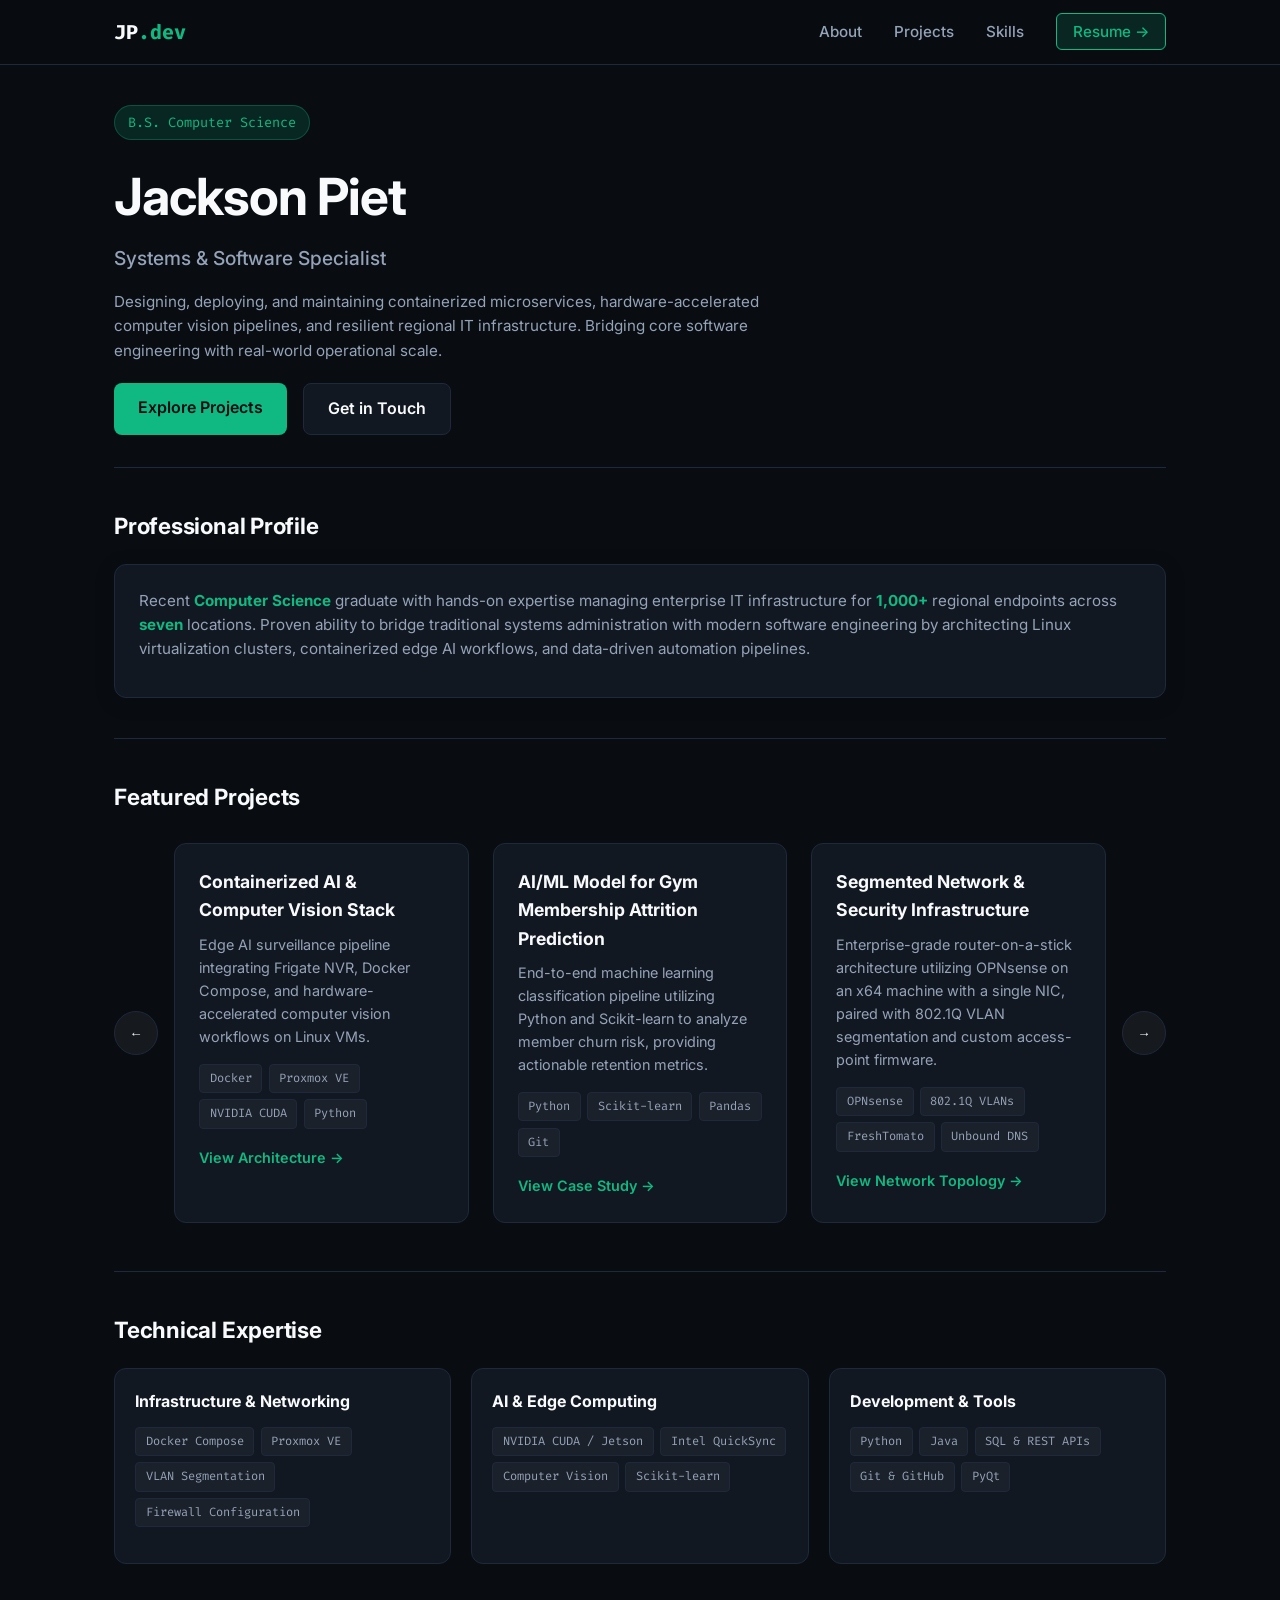
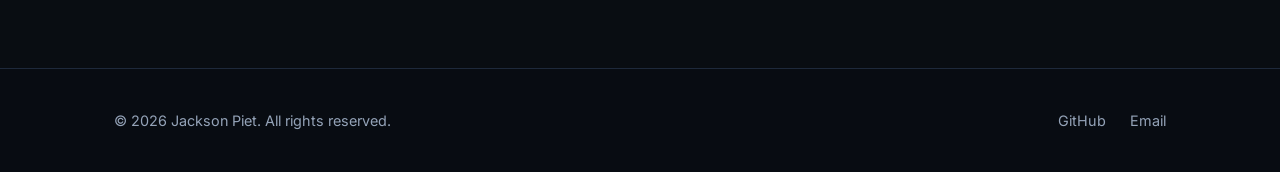
<file: index.html>
<!DOCTYPE html>
<html lang="en">
<head>
  <meta charset="UTF-8">
  <meta name="viewport" content="width=device-width, initial-scale=1.0">
  <title>Jackson Piet | Systems & Software Specialist</title>
  <link rel="stylesheet" href="styles.css">
  <link rel="preconnect" href="https://fonts.googleapis.com">
  <link rel="preconnect" href="https://fonts.gstatic.com" crossorigin>
  <link href="https://fonts.googleapis.com/css2?family=Inter:wght@300;400;500;600;700&family=Fira+Code:wght@400;500&display=swap" rel="stylesheet">
</head>
<body>

  <!-- Navigation Bar -->
  <nav class="navbar" aria-label="Main Navigation">
    <div class="nav-container">
      <a href="index.html" class="nav-logo">JP<span>.dev</span></a>
      <ul class="nav-links">
        <li><a href="#about">About</a></li>
        <li><a href="#projects">Projects</a></li>
        <li><a href="#skills">Skills</a></li>
        <li><a href="JacksonPiet_Resume.pdf" target="_blank" class="nav-resume-btn">Resume &rarr;</a></li>
      </ul>
    </div>
  </nav>

  <!-- Hero Section -->
  <header class="hero">
    <div class="container hero-content">
      <div class="hero-badge">B.S. Computer Science</div>
      <h1>Jackson Piet</h1>
      <p class="hero-subtitle">Systems & Software Specialist</p>
      <p class="hero-description">
        Designing, deploying, and maintaining containerized microservices, hardware-accelerated computer vision pipelines, and resilient regional IT infrastructure. Bridging core software engineering with real-world operational scale.
      </p>
      <div class="hero-cta">
        <a href="#projects" class="btn btn-primary">Explore Projects</a>
        <a href="mailto:jacksonpiet13@gmail.com" class="btn btn-secondary">Get in Touch</a>
      </div>
    </div>
  </header>

  <main class="container">

    <!-- About Section -->
    <section id="about" class="section">
      <h2 class="section-title">Professional Profile</h2>
      <div class="about-card">
        <p>Recent <strong style="color: #10b981;">Computer Science</strong> graduate with hands-on expertise managing enterprise IT infrastructure for <strong style="color: #10b981;">1,000+</strong> regional endpoints across <strong style="color: #10b981;">seven</strong> locations. Proven ability to bridge traditional systems administration with modern software engineering by architecting Linux virtualization clusters, containerized edge AI workflows, and data-driven automation pipelines.</p>
      </div>
    </section>

    <!-- Projects Grid Section -->
    <section id="projects" class="section">
      <h2 class="section-title">Featured Projects</h2>
      
      <div class="carousel-container">
        <!-- Left Arrow Button -->
        <button class="carousel-btn" id="prevBtn" aria-label="Previous Project">&larr;</button>

        <div class="carousel-viewport">
          <div class="project-grid horizontal-scroll" id="projectGrid">

            <!-- Project 1: Frigate NVR -->
            <article class="project-card">
              <div class="project-content">
                <h3>Containerized AI & Computer Vision Stack</h3>
                <p>Edge AI surveillance pipeline integrating Frigate NVR, Docker Compose, and hardware-accelerated computer vision workflows on Linux VMs.</p>
                <div class="badge-grid">
                  <span class="badge">Docker</span>
                  <span class="badge">Proxmox VE</span>
                  <span class="badge">NVIDIA CUDA</span>
                  <span class="badge">Python</span>
                </div>
                <a href="frigate.html" class="project-link">View Architecture &rarr;</a>
              </div>
            </article>

            <!-- Project 2: Gym Membership Attrition Prediction Model -->
            <article class="project-card">
              <div class="project-content">
                <h3>AI/ML Model for Gym Membership Attrition Prediction</h3>
                <p>End-to-end machine learning classification pipeline utilizing Python and Scikit-learn to analyze member churn risk, providing actionable retention metrics.</p>
                <div class="badge-grid">
                  <span class="badge">Python</span>
                  <span class="badge">Scikit-learn</span>
                  <span class="badge">Pandas</span>
                  <span class="badge">Git</span>
                </div>
                <a href="gym_attrition_model.html" class="project-link">View Case Study &rarr;</a>
              </div>
            </article>

            <!-- Project 3: Network Stack -->
            <article class="project-card">
              <div class="project-content">
                <h3>Segmented Network & Security Infrastructure</h3>
                <p>Enterprise-grade router-on-a-stick architecture utilizing OPNsense on an x64 machine with a single NIC, paired with 802.1Q VLAN segmentation and custom access-point firmware.</p>
                <div class="badge-grid">
                  <span class="badge">OPNsense</span>
                  <span class="badge">802.1Q VLANs</span>
                  <span class="badge">FreshTomato</span>
                  <span class="badge">Unbound DNS</span>
                </div>
                <a href="network.html" class="project-link">View Network Topology &rarr;</a>
              </div>
            </article>
            
            <!-- Project 4: Automated Media Stack -->
            <article class="project-card">
              <div class="project-content">
                <h3>Automated Media Pipeline</h3>
                <p>Resilient, event-driven media processing stack hosted on isolated Proxmox LXC containers backed by an OpenMediaVault NFS storage pool.</p>
                <div class="badge-grid">
                  <span class="badge">LXC</span>
                  <span class="badge">OpenMediaVault</span>
                  <span class="badge">NFS</span>
                  <span class="badge">Intel QuickSync</span>
                </div>
                <a href="jellyfin.html" class="project-link">View Pipeline &rarr;</a>
              </div>
            </article>

          </div>
        </div>

        <!-- Right Arrow Button -->
        <button class="carousel-btn" id="nextBtn" aria-label="Next Project">&rarr;</button>
      </div>
    </section>

    <!-- Skills Section -->
    <section id="skills" class="section">
      <h2 class="section-title">Technical Expertise</h2>
      <div class="skills-container">
        <div class="skill-category">
          <h4>Infrastructure & Networking</h4>
          <div class="badge-grid">
            <a href="frigate.html" class="badge">Docker Compose</a>
            <a href="jellyfin.html" class="badge">Proxmox VE</a>
            <a href="network.html" class="badge">VLAN Segmentation</a>
            <a href="network.html" class="badge">Firewall Configuration</a>
          </div>
        </div>
        <div class="skill-category">
          <h4>AI & Edge Computing</h4>
          <div class="badge-grid">
            <a href="frigate.html" class="badge">NVIDIA CUDA / Jetson</a>
            <a href="jellyfin.html" class="badge">Intel QuickSync</a>
            <a href="frigate.html" class="badge">Computer Vision</a>
            <a href="gym_attrition_model.html" class="badge">Scikit-learn</a>
          </div>
        </div>
        <div class="skill-category">
          <h4>Development & Tools</h4>
          <div class="badge-grid">
            <a href="gym_attrition_model.html" class="badge">Python</a>
            <a href="index.html#projects" class="badge">Java</a>
            <a href="jellyfin.html" class="badge">SQL & REST APIs</a>
            <a href="gym_attrition_model.html" class="badge">Git & GitHub</a>
            <a href="index.html#projects" class="badge">PyQt</a>
          </div>
        </div>
      </div>
    </section>

  </main>

  <!-- Footer -->
  <footer class="footer">
    <div class="container footer-content">
      <p>&copy; 2026 Jackson Piet. All rights reserved.</p>
      <div class="social-links">
        <a href="https://github.com/jaxnReyes" target="_blank" rel="noopener">GitHub</a>
        <a href="mailto:jacksonpiet13@gmail.com">Email</a>
      </div>
    </div>
  </footer>

  <script>
    document.addEventListener('DOMContentLoaded', () => {
        const grid = document.getElementById('projectGrid');
        const prevBtn = document.getElementById('prevBtn');
        const nextBtn = document.getElementById('nextBtn');

        if (!grid || !prevBtn || !nextBtn) return;

        const getCardWidth = () => {
            const card = grid.querySelector('.project-card');
            if (!card) return 350;
            const style = window.getComputedStyle(grid);
            const gap = parseFloat(style.gap) || 24;
            return card.offsetWidth + gap;
        };

        let isScrolling = false;

        nextBtn.addEventListener('click', () => {
            if (isScrolling) return;
            isScrolling = true;
            const cardWidth = getCardWidth();

            // Smooth scroll right by one card
            grid.scrollBy({ left: cardWidth, behavior: 'smooth' });

            // After animation completes, seamlessly move the first card to the end
            setTimeout(() => {
                grid.style.scrollBehavior = 'auto';
                grid.appendChild(grid.firstElementChild);
                grid.scrollLeft -= cardWidth;
                grid.style.scrollBehavior = 'smooth';
                isScrolling = false;
            }, 300);
        });

        prevBtn.addEventListener('click', () => {
            if (isScrolling) return;
            isScrolling = true;
            const cardWidth = getCardWidth();

            // Instantly move the last card to the front and shift scroll position
            grid.style.scrollBehavior = 'auto';
            grid.insertBefore(grid.lastElementChild, grid.firstElementChild);
            grid.scrollLeft += cardWidth;
            grid.style.scrollBehavior = 'smooth';

            // Smooth scroll left back by one card width
            grid.scrollBy({ left: -cardWidth, behavior: 'smooth' });

            setTimeout(() => {
                isScrolling = false;
            }, 300);
        });
    });
  </script>

</body>
</html>
</file>
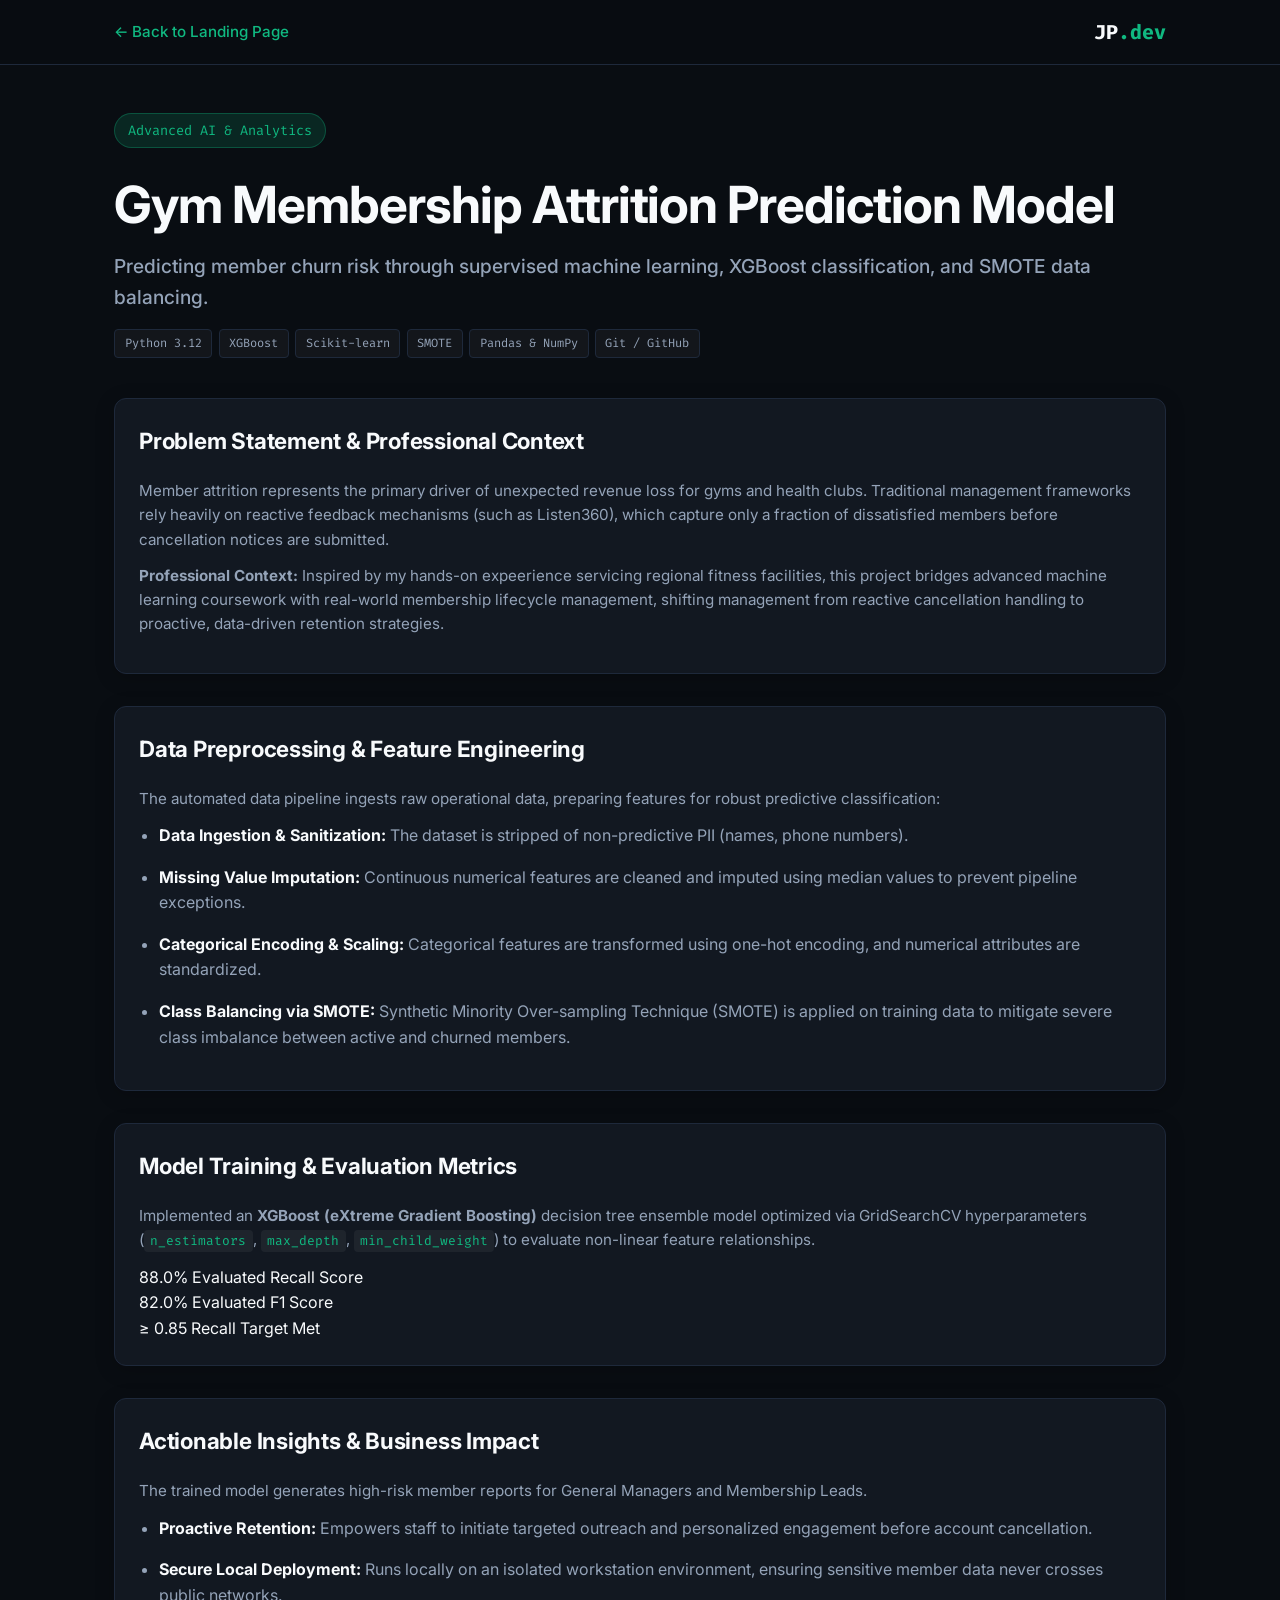
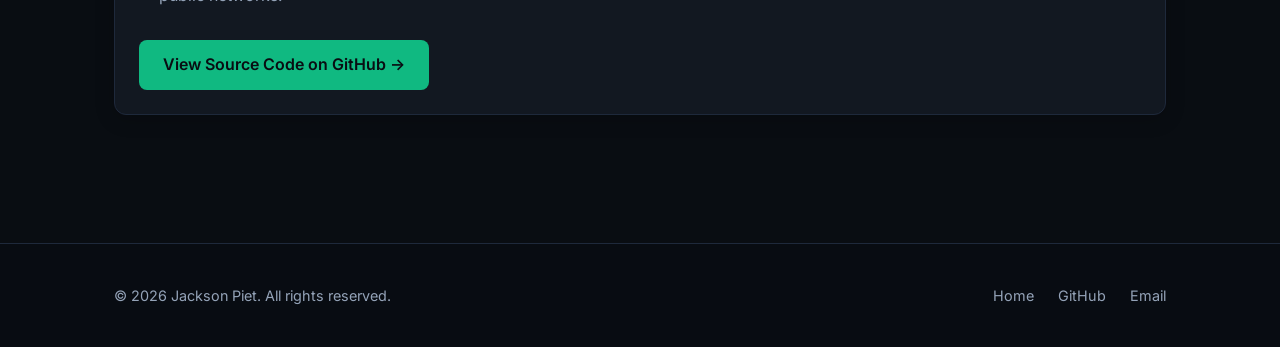
<file: gym_attrition_model.html>
<!DOCTYPE html>
<html lang="en">
<head>
  <meta charset="UTF-8">
  <meta name="viewport" content="width=device-width, initial-scale=1.0">
  <title>Gym Membership Attrition Prediction Model | Jackson Piet</title>
  <link rel="stylesheet" href="styles.css">
  <link rel="preconnect" href="https://fonts.googleapis.com">
  <link rel="preconnect" href="https://fonts.gstatic.com" crossorigin>
  <link href="https://fonts.googleapis.com/css2?family=Inter:wght@300;400;500;600;700&family=Fira+Code:wght@400;500&display=swap" rel="stylesheet">
</head>
<body>

  <!-- Navigation -->
  <nav class="navbar" aria-label="Subpage Navigation">
    <div class="nav-container">
      <a href="index.html" class="back-link">&larr; Back to Landing Page</a>
      <span class="nav-logo">JP<span>.dev</span></span>
    </div>
  </nav>

  <!-- Project Header -->
  <header class="project-header">
    <div class="container">
      <span class="project-category">Advanced AI &amp; Analytics</span>
      <h1>Gym Membership Attrition Prediction Model</h1>
      <p class="hero-subtitle">Predicting member churn risk through supervised machine learning, XGBoost classification, and SMOTE data balancing.</p>
      
      <div class="badge-grid">
        <span class="badge">Python 3.12</span>
        <span class="badge">XGBoost</span>
        <span class="badge">Scikit-learn</span>
        <span class="badge">SMOTE</span>
        <span class="badge">Pandas &amp; NumPy</span>
        <span class="badge">Git / GitHub</span>
      </div>
    </div>
  </header>

  <main class="container project-detail-container">

    <!-- Problem Statement Card -->
    <section class="section-card">
      <div class="section-title">
        <span>Problem Statement &amp; Professional Context</span>
      </div>
      <p>
        Member attrition represents the primary driver of unexpected revenue loss for gyms and health clubs. Traditional management frameworks rely heavily on reactive feedback mechanisms (such as Listen360), which capture only a fraction of dissatisfied members before cancellation notices are submitted.
      </p>
      <p class="professional-tiein">
        <strong>Professional Context:</strong> Inspired by my hands-on expeerience servicing regional fitness facilities, this project bridges advanced machine learning coursework with real-world membership lifecycle management, shifting management from reactive cancellation handling to proactive, data-driven retention strategies.
      </p>
    </section>

    <!-- Data Pipeline & Engineering -->
    <section class="section-card">
      <div class="section-title">
        <span>Data Preprocessing &amp; Feature Engineering</span>
      </div>
      <p>
        The automated data pipeline ingests raw operational data, preparing features for robust predictive classification:
      </p>
      <ul class="feature-list">
        <li><strong>Data Ingestion &amp; Sanitization:</strong> The dataset is stripped of non-predictive PII (names, phone numbers).</li>
        <li><strong>Missing Value Imputation:</strong> Continuous numerical features are cleaned and imputed using median values to prevent pipeline exceptions.</li>
        <li><strong>Categorical Encoding &amp; Scaling:</strong> Categorical features are transformed using one-hot encoding, and numerical attributes are standardized.</li>
        <li><strong>Class Balancing via SMOTE:</strong> Synthetic Minority Over-sampling Technique (SMOTE) is applied on training data to mitigate severe class imbalance between active and churned members.</li>
      </ul>
    </section>

    <!-- Model Training & Evaluation -->
    <section class="section-card">
      <div class="section-title">
        <span>Model Training &amp; Evaluation Metrics</span>
      </div>
      <p>
        Implemented an <strong>XGBoost (eXtreme Gradient Boosting)</strong> decision tree ensemble model optimized via GridSearchCV hyperparameters (<code>n_estimators</code>, <code>max_depth</code>, <code>min_child_weight</code>) to evaluate non-linear feature relationships.
      </p>
      
      <div class="metrics-grid">
        <div class="metric-card">
          <span class="metric-value">88.0%</span>
          <span class="metric-label">Evaluated Recall Score</span>
        </div>
        <div class="metric-card">
          <span class="metric-value">82.0%</span>
          <span class="metric-label">Evaluated F1 Score</span>
        </div>
        <div class="metric-card">
          <span class="metric-value">&ge; 0.85</span>
          <span class="metric-label">Recall Target Met</span>
        </div>
      </div>
    </section>

    <!-- Actionable Insights & Business Impact -->
    <section class="section-card">
      <div class="section-title">
        <span>Actionable Insights &amp; Business Impact</span>
      </div>
      <p>
        The trained model generates high-risk member reports for General Managers and Membership Leads.
      </p>
      <ul class="feature-list">
        <li><strong>Proactive Retention:</strong> Empowers staff to initiate targeted outreach and personalized engagement before account cancellation.</li>
        <li><strong>Secure Local Deployment:</strong> Runs locally on an isolated workstation environment, ensuring sensitive member data never crosses public networks.</li>
      </ul>
      
      <div class="cta-container">
        <a href="https://github.com/jaxnReyes/Gym-Membership-Attrition-Model" target="_blank" rel="noopener" class="btn btn-primary">View Source Code on GitHub &rarr;</a>
      </div>
    </section>

  </main>

  <!-- Footer -->
  <footer class="footer">
    <div class="container footer-content">
      <p>&copy; 2026 Jackson Piet. All rights reserved.</p>
      <div class="social-links">
        <a href="index.html">Home</a>
        <a href="https://github.com/jaxnReyes" target="_blank" rel="noopener">GitHub</a>
        <a href="mailto:jacksonpiet13@gmail.com">Email</a>
      </div>
    </div>
  </footer>

</body>
</html>
</file>
<file: styles.css>
/* ==========================================
   Global Variables & Reset
   ========================================== */
:root {
  --bg-primary: #090d12;
  --bg-card: #121821;
  --accent-primary: #10b981;
  --accent-glow: rgba(16, 185, 129, 0.15);
  --text-main: #f8fafc;
  --text-muted: #94a3b8;
  --border-color: #1e293b;
  --font-sans: 'Inter', -apple-system, BlinkMacSystemFont, 'Segoe UI', Roboto, sans-serif;
  --font-mono: 'Fira Code', monospace;
  --transition: all 0.25s cubic-bezier(0.4, 0, 0.2, 1);
}

* {
  box-sizing: border-box;
  margin: 0;
  padding: 0;
}

html {
  scroll-behavior: smooth;
}

body {
  background-color: var(--bg-primary);
  color: var(--text-main);
  font-family: var(--font-sans);
  line-height: 1.6;
  -webkit-font-smoothing: antialiased;
}

code {
  font-family: var(--font-mono);
  font-size: 0.85em;
  background: rgba(255, 255, 255, 0.05);
  padding: 0.15rem 0.4rem;
  border-radius: 4px;
  color: var(--accent-primary);
}

/* Base Container */
.container {
  width: 100%;
  max-width: 1100px;
  margin: 0 auto;
  padding: 0 1.5rem;
}

/* ==========================================
   Navigation
   ========================================== */
.navbar {
  position: sticky;
  top: 0;
  z-index: 100;
  background: rgba(9, 13, 18, 0.85);
  backdrop-filter: blur(12px);
  border-bottom: 1px solid var(--border-color);
  padding: 1rem 0;
}

.nav-container {
  max-width: 1100px;
  margin: 0 auto;
  padding: 0 1.5rem;
  display: flex;
  justify-content: space-between;
  align-items: center;
}

.nav-logo {
  font-family: var(--font-mono);
  font-size: 1.25rem;
  font-weight: 700;
  color: var(--text-main);
  text-decoration: none;
}

.nav-logo span {
  color: var(--accent-primary);
}

.nav-links {
  list-style: none;
  display: flex;
  align-items: center;
  gap: 2rem;
}

.nav-links a {
  color: var(--text-muted);
  text-decoration: none;
  font-size: 0.95rem;
  font-weight: 500;
  transition: var(--transition);
}

.nav-links a:hover {
  color: var(--accent-primary);
}

.nav-resume-btn {
  background: var(--accent-glow);
  color: var(--accent-primary) !important;
  border: 1px solid var(--accent-primary);
  padding: 0.5rem 1rem;
  border-radius: 6px;
}

.nav-resume-btn:hover {
  background: var(--accent-primary);
  color: #090d12 !important;
}

.back-link {
  color: var(--accent-primary);
  text-decoration: none;
  font-weight: 500;
  font-size: 0.95rem;
  transition: var(--transition);
}

.back-link:hover {
  text-decoration: underline;
}

/* ==========================================
   Hero & Headers
   ========================================== */
.hero {
  padding: 2.5rem 0 2rem;
}

.project-header {
  padding: 3rem 0 1.5rem;
}

.hero-badge, .project-category {
  display: inline-block;
  font-family: var(--font-mono);
  font-size: 0.85rem;
  color: var(--accent-primary);
  background: var(--accent-glow);
  padding: 0.35rem 0.8rem;
  border-radius: 20px;
  margin-bottom: 1rem;
  border: 1px solid rgba(16, 185, 129, 0.3);
}

.hero h1, .project-header h1 {
  font-size: clamp(2.2rem, 4vw, 3.2rem);
  font-weight: 700;
  letter-spacing: -0.02em;
  margin-bottom: 0.35rem;
}

.hero-subtitle {
  font-size: 1.2rem;
  color: var(--text-muted);
  font-weight: 500;
  margin-bottom: 1rem;
}

.hero-description {
  max-width: 700px;
  font-size: 0.95rem;
  color: var(--text-muted);
  margin-bottom: 1.25rem;
  line-height: 1.6;
}

.hero-cta {
  display: flex;
  gap: 1rem;
}

/* Buttons */
.btn {
  display: inline-block;
  padding: 0.75rem 1.5rem;
  border-radius: 8px;
  font-weight: 600;
  text-decoration: none;
  transition: var(--transition);
  cursor: pointer;
}

.btn-primary {
  background: var(--accent-primary);
  color: #090d12;
}

.btn-primary:hover {
  filter: brightness(1.1);
  transform: translateY(-2px);
}

.btn-secondary {
  background: var(--bg-card);
  color: var(--text-main);
  border: 1px solid var(--border-color);
}

.btn-secondary:hover {
  border-color: var(--accent-primary);
  color: var(--accent-primary);
  transform: translateY(-2px);
}

/* ==========================================
   Sections, Cards & Typography
   ========================================== */
.section {
  padding: 2.5rem 0;
  border-top: 1px solid var(--border-color);
}

.project-detail-container {
  display: flex;
  flex-direction: column;
  gap: 2rem;
  padding-bottom: 4rem;
}

.section-title {
  font-size: 1.4rem;
  font-weight: 700;
  margin-bottom: 1.25rem;
  letter-spacing: -0.01em;
  color: var(--text-main);
}

.about-card, .section-card {
  background: var(--bg-card);
  border: 1px solid var(--border-color);
  border-radius: 12px;
  padding: 1.5rem;
  box-shadow: 0 4px 20px rgba(0, 0, 0, 0.2);
}

.about-card p, .section-card p {
  color: var(--text-muted);
  font-size: 0.95rem;
  line-height: 1.6;
  margin-bottom: 0.75rem;
}

/* Lists */
.workflow-list, .feature-list {
  padding-left: 1.25rem;
  color: var(--text-muted);
}

.workflow-list li, .feature-list li {
  margin-bottom: 1rem;
  line-height: 1.6;
}

.workflow-list strong, .feature-list strong {
  color: var(--text-main);
}

/* Card Feature Grids */
.grid-2 {
  display: grid;
  grid-template-columns: repeat(auto-fit, minmax(320px, 1fr));
  gap: 1.25rem;
}

.grid-3 {
  display: grid;
  grid-template-columns: repeat(auto-fit, minmax(280px, 1fr));
  gap: 1.25rem;
}

.feature-card {
  background: rgba(255, 255, 255, 0.02);
  border: 1px solid var(--border-color);
  border-radius: 8px;
  padding: 1.5rem;
}

.feature-card h3 {
  font-size: 1.1rem;
  color: var(--accent-primary);
  margin-bottom: 0.5rem;
}

.feature-card p {
  font-size: 0.95rem;
  margin-bottom: 0;
}

/* Diagrams & Screenshots */
.diagram-container {
  margin-top: 1.25rem;
  text-align: center;
}

.diagram-image, .architecture-diagram {
  width: 100%;
  max-width: 100%;
  height: auto;
  border-radius: 8px;
  border: 1px solid var(--border-color);
}

.screenshot-card {
  background: rgba(255, 255, 255, 0.02);
  border: 1px solid var(--border-color);
  border-radius: 8px;
  overflow: hidden;
}

.screenshot-card img {
  width: 100%;
  height: auto;
  display: block;
}

.screenshot-info {
  padding: 1.25rem;
}

.screenshot-info h4 {
  font-size: 1rem;
  color: var(--text-main);
  margin-bottom: 0.25rem;
}

.screenshot-info p {
  font-size: 0.85rem;
  color: var(--text-muted);
  margin-bottom: 0;
}

/* ==========================================
   Project Carousel & Cards
   ========================================== */
.carousel-container {
  display: flex;
  align-items: center;
  gap: 1rem;
  position: relative;
}

.carousel-viewport {
  flex: 1;
  overflow: hidden;
  position: relative;
}

.carousel-btn {
  background: rgba(255, 255, 255, 0.05);
  border: 1px solid var(--border-color);
  color: var(--text-main);
  width: 44px;
  height: 44px;
  border-radius: 50%;
  display: flex;
  align-items: center;
  justify-content: center;
  cursor: pointer;
  transition: var(--transition);
  flex-shrink: 0;
  z-index: 10;
}

.carousel-btn:hover {
  background: var(--accent-glow);
  border-color: var(--accent-primary);
  color: var(--accent-primary);
}

.project-grid.horizontal-scroll {
  display: flex;
  gap: 1.5rem;
  overflow-x: auto;
  scroll-behavior: smooth;
  scrollbar-width: none;
  -ms-overflow-style: none;
  padding: 0.5rem 0;
}

.project-grid.horizontal-scroll::-webkit-scrollbar {
  display: none;
}

/* Stretched Link Full-Card Clickable */
.project-card {
  position: relative;
  cursor: pointer;
}

.project-grid.horizontal-scroll .project-card {
  flex: 0 0 calc((100% - 3rem) / 3);
  scroll-snap-align: start;
  background: var(--bg-card);
  border: 1px solid var(--border-color);
  border-radius: 12px;
  padding: 1.5rem;
  display: flex;
  flex-direction: column;
  justify-content: space-between;
  transition: var(--transition);
}

.project-grid.horizontal-scroll .project-card:hover {
  transform: translateY(-4px);
  border-color: var(--accent-primary);
  box-shadow: 0 10px 30px var(--accent-glow);
}

.project-content h3 {
  font-size: 1.1rem;
  margin-bottom: 0.5rem;
}

.project-content p {
  color: var(--text-muted);
  font-size: 0.9rem;
  margin-bottom: 1rem;
}

.project-link {
  color: var(--accent-primary);
  text-decoration: none;
  font-weight: 600;
  font-size: 0.9rem;
  display: inline-flex;
  align-items: center;
  gap: 0.3rem;
  transition: var(--transition);
}

.project-link::after {
  content: "";
  position: absolute;
  inset: 0;
  z-index: 1;
}

.project-link:hover {
  gap: 0.5rem;
}

/* Badges & Badge Grids */
.badge-grid {
  display: flex;
  flex-wrap: wrap;
  gap: 0.4rem;
  margin-bottom: 1rem;
}

.badge {
  font-family: var(--font-mono);
  font-size: 0.75rem;
  background: rgba(255, 255, 255, 0.04);
  border: 1px solid var(--border-color);
  color: var(--text-muted);
  padding: 0.25rem 0.6rem;
  border-radius: 4px;
}

/* ==========================================
   Technical Expertise Section
   ========================================== */
.skills-container {
  display: grid;
  grid-template-columns: repeat(auto-fit, minmax(280px, 1fr));
  gap: 1.25rem;
}

.skill-category {
  background: var(--bg-card);
  border: 1px solid var(--border-color);
  border-radius: 12px;
  padding: 1.25rem;
  transition: var(--transition);
}

.skill-category:hover {
  transform: translateY(-4px);
  border-color: var(--accent-primary);
  box-shadow: 0 10px 30px var(--accent-glow);
}

.skill-category h4 {
  font-size: 1rem;
  margin-bottom: 0.75rem;
  color: var(--text-main);
}

.skill-category .badge {
  text-decoration: none;
  display: inline-block;
  transition: var(--transition);
  cursor: pointer;
}

.skill-category .badge:hover {
  background: var(--accent-glow);
  border-color: var(--accent-primary);
  color: var(--accent-primary);
  transform: translateY(-2px);
}

.cta-container {
  margin-top: 2rem;
}

/* ==========================================
   Footer
   ========================================== */
.footer {
  border-top: 1px solid var(--border-color);
  padding: 2.5rem 0;
  margin-top: 4rem;
  background: rgba(9, 13, 18, 0.5);
}

.footer-content {
  display: flex;
  justify-content: space-between;
  align-items: center;
  color: var(--text-muted);
  font-size: 0.9rem;
}

.social-links {
  display: flex;
  gap: 1.5rem;
}

.social-links a {
  color: var(--text-muted);
  text-decoration: none;
  transition: var(--transition);
}

.social-links a:hover {
  color: var(--accent-primary);
}

/* ==========================================
   Image Lightbox Modal
   ========================================== */
.diagram-image, .architecture-diagram, .screenshot-card img {
  cursor: zoom-in;
  transition: opacity 0.2s ease;
}

.diagram-image:hover, .architecture-diagram:hover, .screenshot-card img:hover {
  opacity: 0.9;
}

.lightbox-modal {
  position: fixed;
  z-index: 9999;
  top: 0;
  left: 0;
  width: 100%;
  height: 100%;
  background-color: rgba(9, 13, 18, 0.95);
  display: flex;
  justify-content: center;
  align-items: center;
  padding: 1.5rem;
  opacity: 0;
  visibility: hidden;
  pointer-events: none;
  transition: opacity 0.2s ease, visibility 0.2s ease;
}

.lightbox-modal.active {
  opacity: 1;
  visibility: visible;
  pointer-events: auto;
}

.lightbox-content {
  max-width: 90vw;
  max-height: 85vh;
  object-fit: contain;
  border-radius: 8px;
  border: 1px solid var(--border-color);
  box-shadow: 0 10px 40px rgba(0, 0, 0, 0.5);
  transform: scale(0.95);
  transition: transform 0.2s ease;
}

.lightbox-modal.active .lightbox-content {
  transform: scale(1);
}

.lightbox-close {
  position: absolute;
  top: 1.5rem;
  right: 2rem;
  color: var(--text-main);
  font-size: 2.5rem;
  font-weight: 300;
  background: none;
  border: none;
  cursor: pointer;
  transition: var(--transition);
  z-index: 10100;
}

.lightbox-close:hover {
  color: var(--accent-primary);
}

/* ==========================================
   Responsive Design
   ========================================== */
@media (max-width: 1024px) {
  .project-grid.horizontal-scroll .project-card {
    flex: 0 0 calc((100% - 1.5rem) / 2);
  }
}

@media (max-width: 768px) {
  .nav-links {
    display: none;
  }
  .hero {
    padding: 3rem 0 2rem;
  }
  .footer-content {
    flex-direction: column;
    gap: 1rem;
    text-align: center;
  }
}

@media (max-width: 640px) {
  .project-grid.horizontal-scroll .project-card {
    flex: 0 0 100%;
  }
}
</file>
